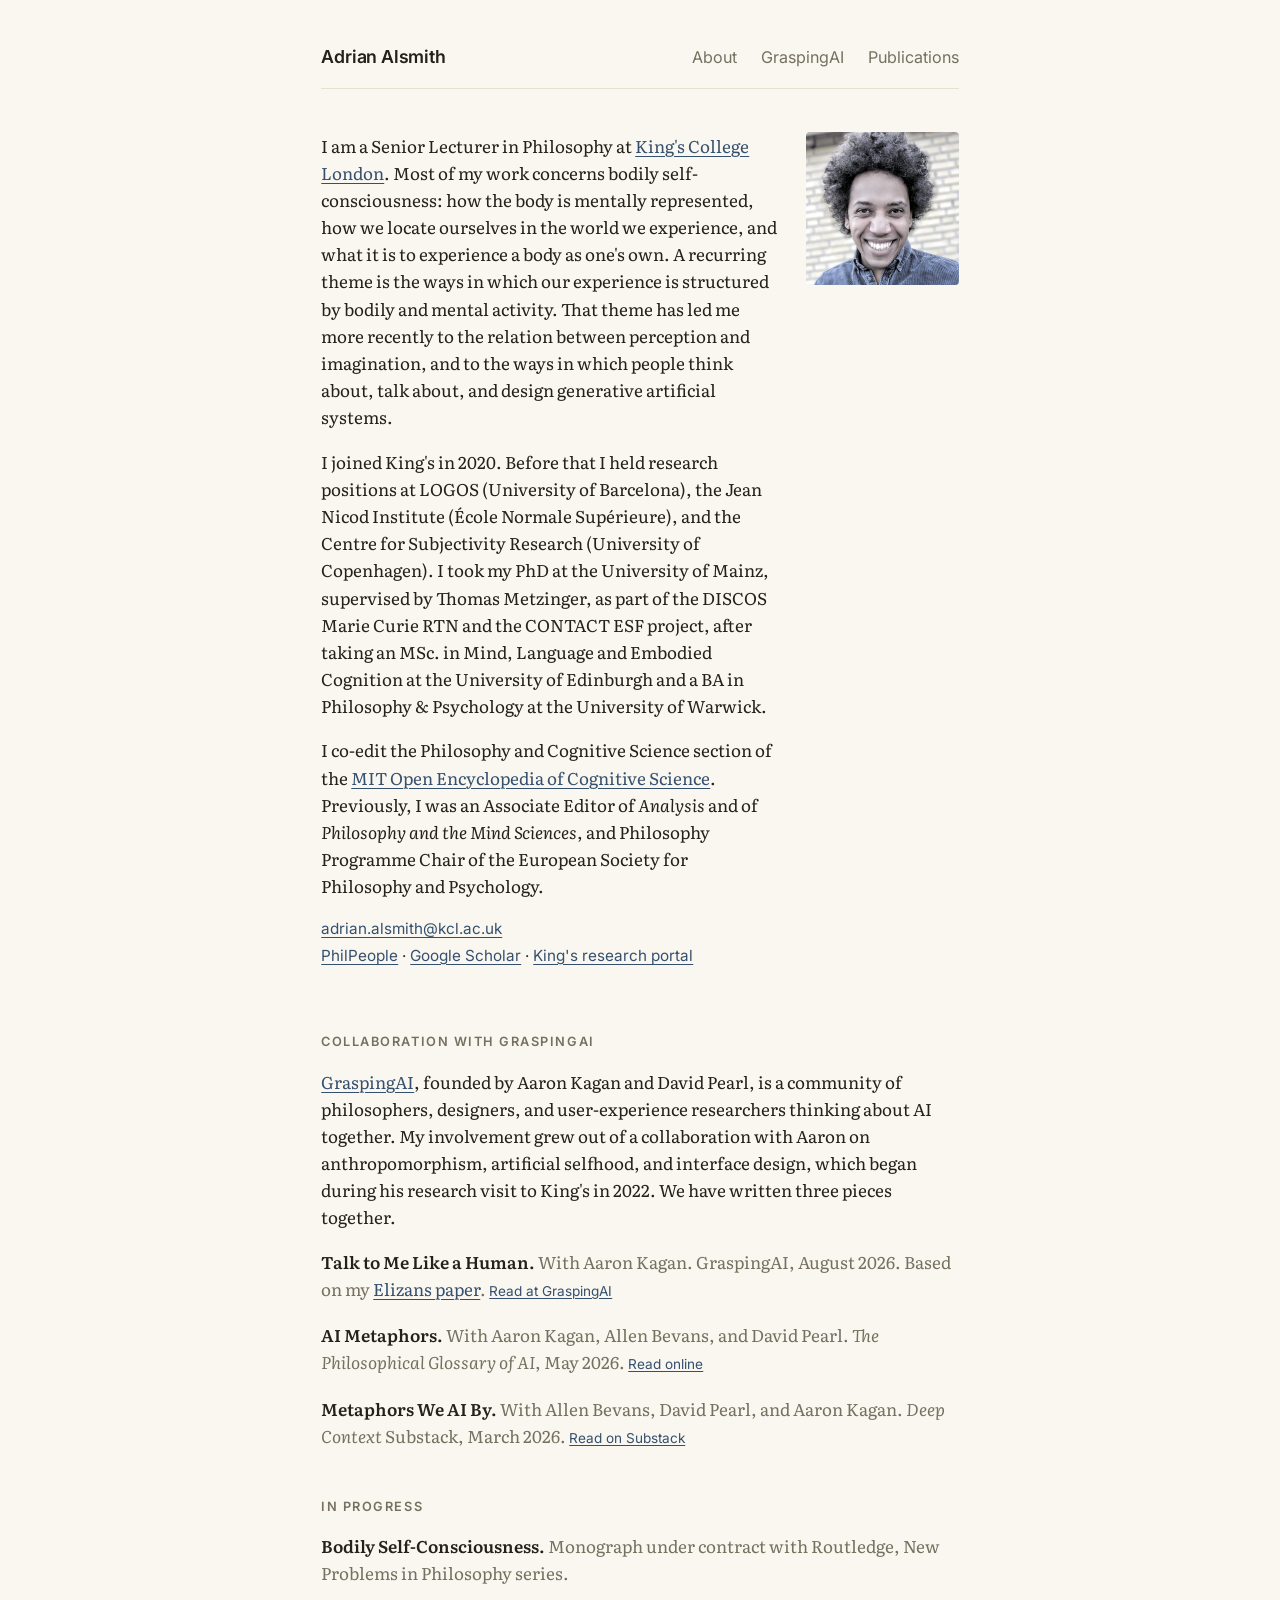
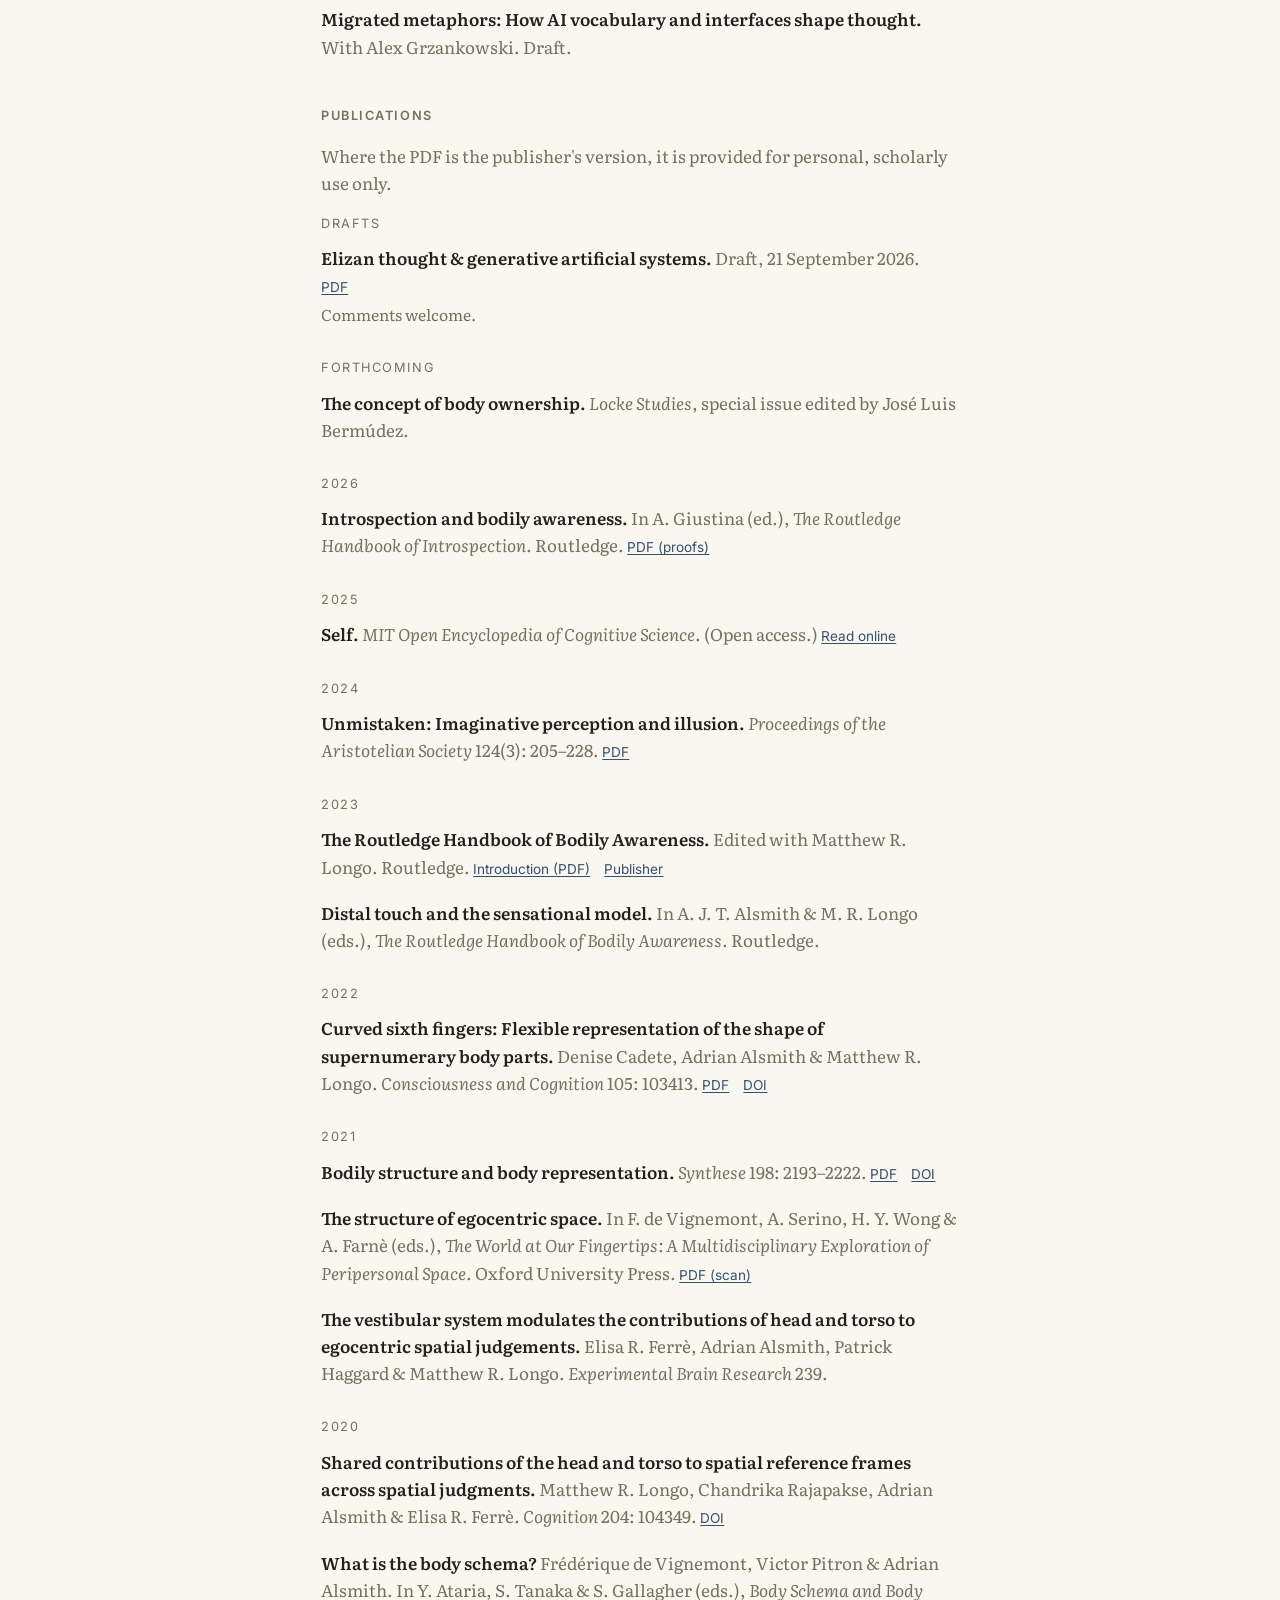
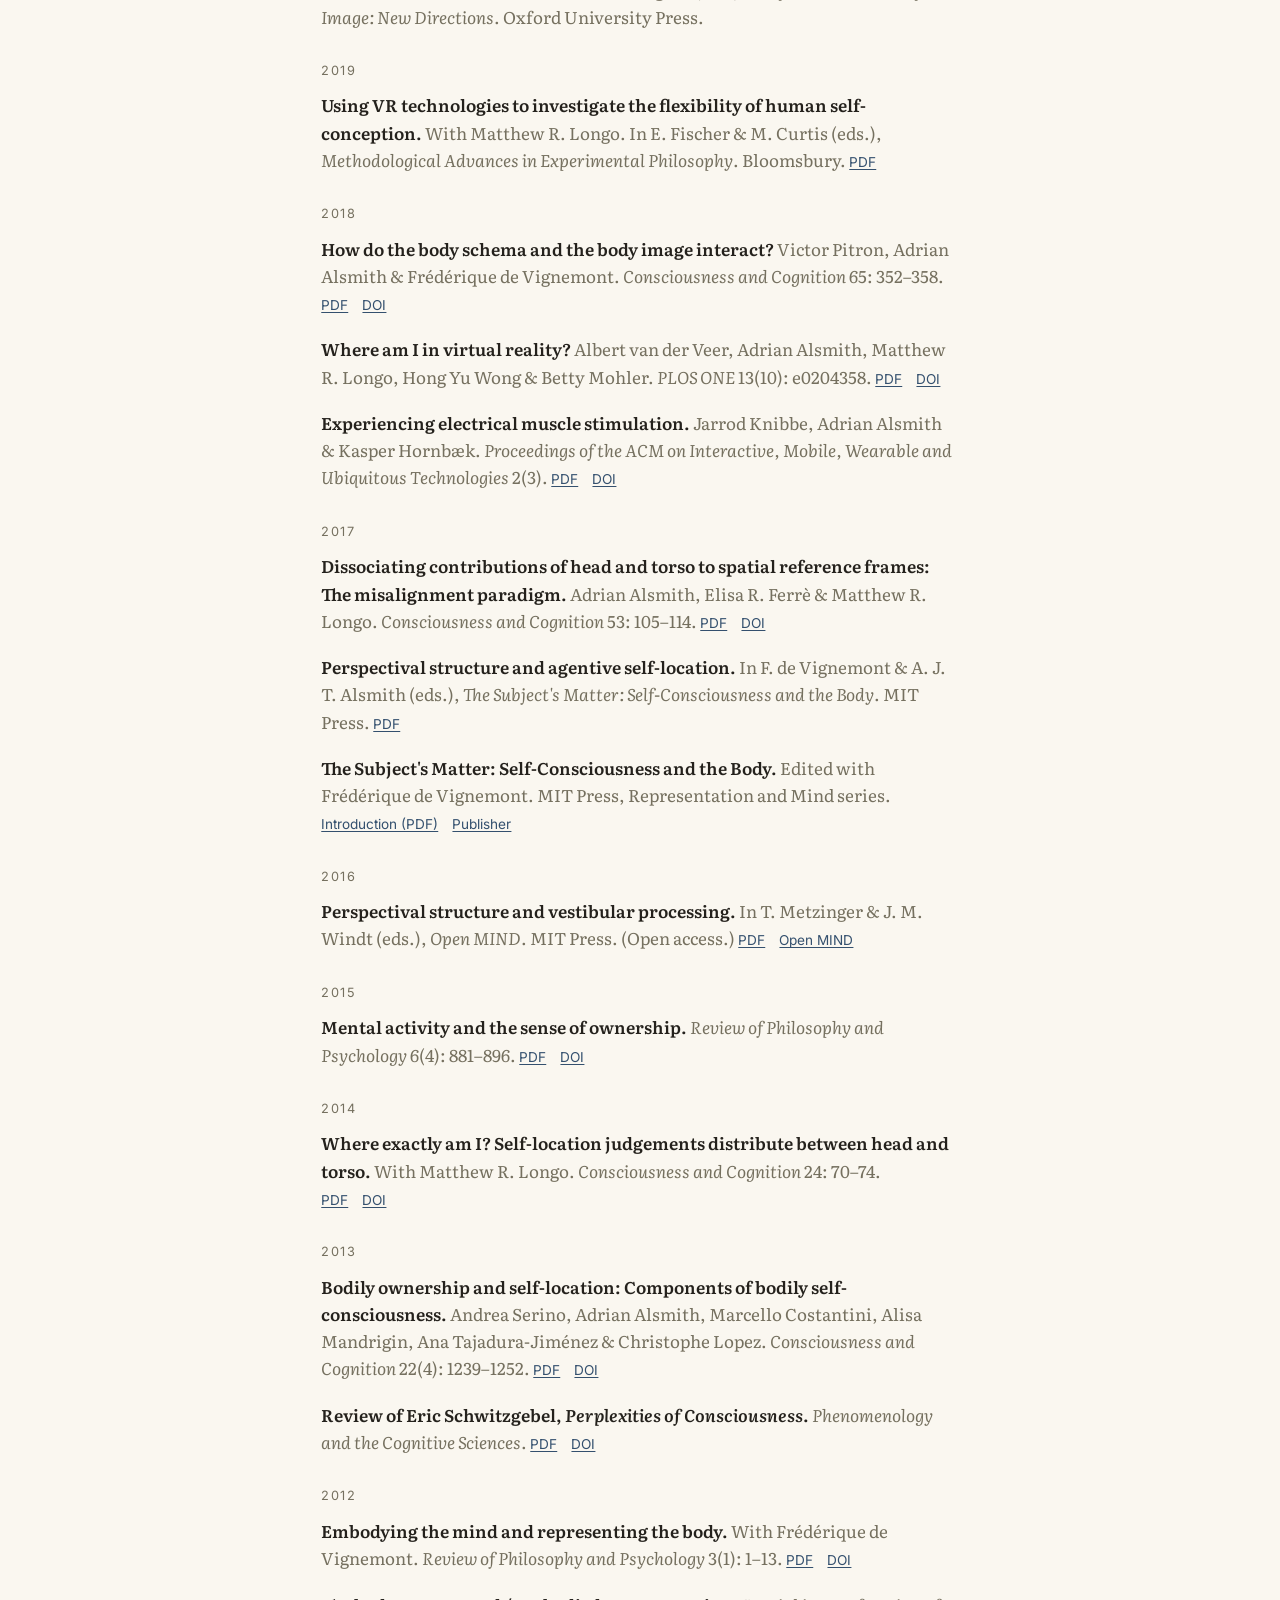
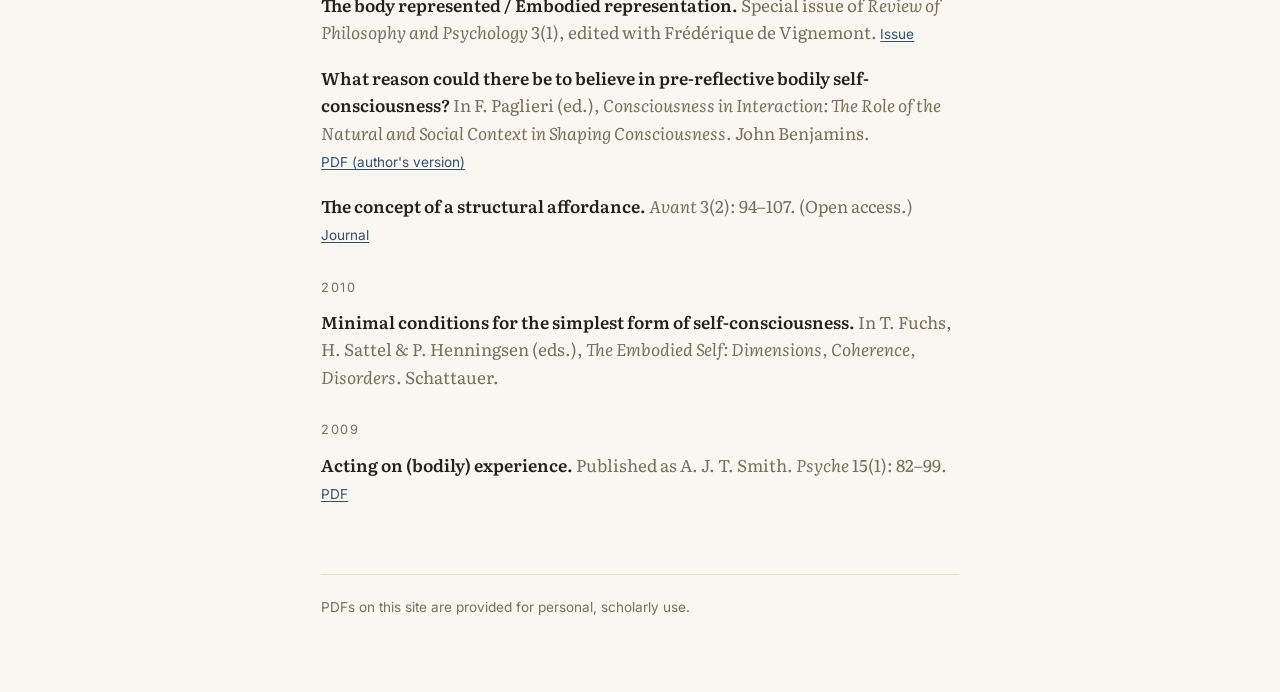
<file: index.html>
<!DOCTYPE html>
<html lang="en">
<head>
  <meta charset="utf-8">
  <meta name="viewport" content="width=device-width, initial-scale=1">
  <title>Adrian Alsmith</title>
  <meta name="description" content="Adrian Alsmith is a philosopher at King's College London working on bodily self-consciousness, perception and imagination, and how people think about and interact with artificial systems.">
  <link rel="stylesheet" href="style.css">
</head>
<body>
<div class="wrap">

  <header class="site">
    <a class="name" href="index.html">Adrian Alsmith</a>
    <nav class="main">
      <a href="#about">About</a>
      <a href="#graspingai">GraspingAI</a>
      <a href="#publications">Publications</a>
    </nav>
  </header>

  <main>

    <section id="about">
      <div class="intro">
        <div>
          <p>I am a Senior Lecturer in Philosophy at <a href="https://www.kcl.ac.uk/people/adrian-alsmith">King's College London</a>. Most of my work concerns bodily self-consciousness: how the body is mentally represented, how we locate ourselves in the world we experience, and what it is to experience a body as one's own. A recurring theme is the ways in which our experience is structured by bodily and mental activity. That theme has led me more recently to the relation between perception and imagination, and to the ways in which people think about, talk about, and design generative artificial systems.</p>

          <p>I joined King's in 2020. Before that I held research positions at LOGOS (University of Barcelona), the Jean Nicod Institute (École Normale Supérieure), and the Centre for Subjectivity Research (University of Copenhagen). I took my PhD at the University of Mainz, supervised by Thomas Metzinger, as part of the DISCOS Marie Curie RTN and the CONTACT ESF project, after taking an MSc. in Mind, Language and Embodied Cognition at the University of Edinburgh and a BA in Philosophy &amp; Psychology at the University of Warwick.</p>

          <p>I co-edit the Philosophy and Cognitive Science section of the <a href="https://oecs.mit.edu/">MIT Open Encyclopedia of Cognitive Science</a>. Previously, I was an Associate Editor of <em>Analysis</em> and of <em>Philosophy and the Mind Sciences</em>, and Philosophy Programme Chair of the European Society for Philosophy and Psychology.</p>

          <ul class="contact small">
            <li><a href="mailto:adrian.alsmith@kcl.ac.uk">adrian.alsmith@kcl.ac.uk</a></li>
            <li><a href="https://philpeople.org/profiles/adrian-j-t-alsmith">PhilPeople</a> · <a href="https://scholar.google.com/citations?user=1DLullMAAAAJ">Google Scholar</a> · <a href="https://kclpure.kcl.ac.uk/portal/en/persons/adrian.alsmith/">King's research portal</a></li>
          </ul>
        </div>
        <img class="portrait" src="assets/adrian-alsmith.jpg" alt="Adrian Alsmith">
      </div>
    </section>

    <section id="graspingai">
      <h2>Collaboration with GraspingAI</h2>
      <p><a href="https://www.graspingai.com/">GraspingAI</a>, founded by Aaron Kagan and David Pearl, is a community of philosophers, designers, and user-experience researchers thinking about AI together. My involvement grew out of a collaboration with Aaron on anthropomorphism, artificial selfhood, and interface design, which began during his research visit to King's in 2022. We have written three pieces together.</p>
      <ul class="works">
        <li>
          <span class="title">Talk to Me Like a Human.</span>
          <span class="venue">With Aaron Kagan. GraspingAI, August 2026. Based on my <a href="#publications">Elizans paper</a>.</span>
          <span class="links"><a href="https://www.graspingai.com/thinking/talk-to-me-like-a-human/">Read at GraspingAI</a></span>
        </li>
        <li>
          <span class="title">AI Metaphors.</span>
          <span class="venue">With Aaron Kagan, Allen Bevans, and David Pearl. <em>The Philosophical Glossary of AI</em>, May 2026.</span>
          <span class="links"><a href="https://aiglossary.co.uk/2026/05/09/ai-metaphors/">Read online</a></span>
        </li>
        <li>
          <span class="title">Metaphors We AI By.</span>
          <span class="venue">With Allen Bevans, David Pearl, and Aaron Kagan. <em>Deep Context</em> Substack, March 2026.</span>
          <span class="links"><a href="https://deepcontext.substack.com/p/metaphors-we-ai-by">Read on Substack</a></span>
        </li>
      </ul>
    </section>

    <section id="in-progress">
      <h2>In progress</h2>
      <ul class="works">
        <li>
          <span class="title">Bodily Self-Consciousness.</span>
          <span class="venue">Monograph under contract with Routledge, New Problems in Philosophy series.</span>
        </li>
        <li>
          <span class="title">Migrated metaphors: How AI vocabulary and interfaces shape thought.</span>
          <span class="venue">With Alex Grzankowski. Draft.</span>
        </li>
      </ul>
    </section>

    <section id="publications">
      <h2>Publications</h2>
      <p class="muted">Where the PDF is the publisher's version, it is provided for personal, scholarly use only.</p>

      <!-- HOW TO ADD A PUBLICATION
           1. Put the PDF in the papers/ folder (lower-case, hyphenated name).
           2. Copy one of the <li> blocks below, edit the text, and change the href.
           3. Entries are grouped by year, newest first. Drafts go in the DRAFTS group at the top. -->

      <ul class="works">

        <span class="year">DRAFTS</span>
        <li>
          <span class="title">Elizan thought &amp; generative artificial systems.</span>
          <span class="venue">Draft, 21 September 2026.</span>
          <span class="links"><a href="papers/Elizans-draft.pdf">PDF</a></span>
          <span class="note">Comments welcome.</span>
        </li>

        <span class="year">FORTHCOMING</span>
        <li>
          <span class="title">The concept of body ownership.</span>
          <span class="venue"><em>Locke Studies</em>, special issue edited by José Luis Bermúdez.</span>
        </li>

        <span class="year">2026</span>
        <li>
          <span class="title">Introspection and bodily awareness.</span>
          <span class="venue">In A. Giustina (ed.), <em>The Routledge Handbook of Introspection</em>. Routledge.</span>
          <span class="links"><a href="papers/alsmith-2024-introspection-and-bodily-awareness.pdf">PDF (proofs)</a></span>
        </li>

        <span class="year">2025</span>
        <li>
          <span class="title">Self.</span>
          <span class="venue"><em>MIT Open Encyclopedia of Cognitive Science</em>. (Open access.)</span>
          <span class="links"><a href="https://doi.org/10.21428/e2759450.efd6ccc3">Read online</a></span>
        </li>

        <span class="year">2024</span>
        <li>
          <span class="title">Unmistaken: Imaginative perception and illusion.</span>
          <span class="venue"><em>Proceedings of the Aristotelian Society</em> 124(3): 205–228.</span>
          <span class="links"><a href="papers/alsmith-2024-unmistaken-imaginative-perception-and-illusion.pdf">PDF</a></span>
        </li>

        <span class="year">2023</span>
        <li>
          <span class="title">The Routledge Handbook of Bodily Awareness.</span>
          <span class="venue">Edited with Matthew R. Longo. Routledge.</span>
          <span class="links"><a href="papers/alsmith-longo-2022-routledge-handbook-introduction.pdf">Introduction (PDF)</a> <a href="https://www.routledge.com/9780367647971">Publisher</a></span>
        </li>
        <li>
          <span class="title">Distal touch and the sensational model.</span>
          <span class="venue">In A. J. T. Alsmith &amp; M. R. Longo (eds.), <em>The Routledge Handbook of Bodily Awareness</em>. Routledge.</span>
          <!-- No PDF yet: add papers/alsmith-2023-distal-touch-and-the-sensational-model.pdf and a link. -->
        </li>

        <span class="year">2022</span>
        <li>
          <span class="title">Curved sixth fingers: Flexible representation of the shape of supernumerary body parts.</span>
          <span class="venue">Denise Cadete, Adrian Alsmith &amp; Matthew R. Longo. <em>Consciousness and Cognition</em> 105: 103413.</span>
          <span class="links"><a href="papers/cadete-alsmith-longo-2022-curved-sixth-fingers.pdf">PDF</a> <a href="https://doi.org/10.1016/j.concog.2022.103413">DOI</a></span>
        </li>

        <span class="year">2021</span>
        <li>
          <span class="title">Bodily structure and body representation.</span>
          <span class="venue"><em>Synthese</em> 198: 2193–2222.</span>
          <span class="links"><a href="papers/alsmith-2021-bodily-structure-and-body-representation.pdf">PDF</a> <a href="https://doi.org/10.1007/s11229-019-02200-1">DOI</a></span>
        </li>
        <li>
          <span class="title">The structure of egocentric space.</span>
          <span class="venue">In F. de Vignemont, A. Serino, H. Y. Wong &amp; A. Farnè (eds.), <em>The World at Our Fingertips: A Multidisciplinary Exploration of Peripersonal Space</em>. Oxford University Press.</span>
          <span class="links"><a href="papers/alsmith-2021-the-structure-of-egocentric-space.pdf">PDF (scan)</a></span>
        </li>
        <li>
          <span class="title">The vestibular system modulates the contributions of head and torso to egocentric spatial judgements.</span>
          <span class="venue">Elisa R. Ferrè, Adrian Alsmith, Patrick Haggard &amp; Matthew R. Longo. <em>Experimental Brain Research</em> 239.</span>
          <!-- Check volume/pages and add DOI. -->
        </li>

        <span class="year">2020</span>
        <li>
          <span class="title">Shared contributions of the head and torso to spatial reference frames across spatial judgments.</span>
          <span class="venue">Matthew R. Longo, Chandrika Rajapakse, Adrian Alsmith &amp; Elisa R. Ferrè. <em>Cognition</em> 204: 104349.</span>
          <span class="links"><a href="https://doi.org/10.1016/j.cognition.2020.104349">DOI</a></span>
        </li>
        <li>
          <span class="title">What is the body schema?</span>
          <span class="venue">Frédérique de Vignemont, Victor Pitron &amp; Adrian Alsmith. In Y. Ataria, S. Tanaka &amp; S. Gallagher (eds.), <em>Body Schema and Body Image: New Directions</em>. Oxford University Press.</span>
        </li>

        <span class="year">2019</span>
        <li>
          <span class="title">Using VR technologies to investigate the flexibility of human self-conception.</span>
          <span class="venue">With Matthew R. Longo. In E. Fischer &amp; M. Curtis (eds.), <em>Methodological Advances in Experimental Philosophy</em>. Bloomsbury.</span>
          <span class="links"><a href="papers/alsmith-longo-2019-using-vr-to-study-self-conception.pdf">PDF</a></span>
        </li>

        <span class="year">2018</span>
        <li>
          <span class="title">How do the body schema and the body image interact?</span>
          <span class="venue">Victor Pitron, Adrian Alsmith &amp; Frédérique de Vignemont. <em>Consciousness and Cognition</em> 65: 352–358.</span>
          <span class="links"><a href="papers/pitron-alsmith-devignemont-2018-body-schema-body-image.pdf">PDF</a> <a href="https://doi.org/10.1016/j.concog.2018.08.007">DOI</a></span>
        </li>
        <li>
          <span class="title">Where am I in virtual reality?</span>
          <span class="venue">Albert van der Veer, Adrian Alsmith, Matthew R. Longo, Hong Yu Wong &amp; Betty Mohler. <em>PLOS ONE</em> 13(10): e0204358.</span>
          <span class="links"><a href="papers/vanderveer-alsmith-et-al-2018-where-am-i-in-vr.pdf">PDF</a> <a href="https://doi.org/10.1371/journal.pone.0204358">DOI</a></span>
        </li>
        <li>
          <span class="title">Experiencing electrical muscle stimulation.</span>
          <span class="venue">Jarrod Knibbe, Adrian Alsmith &amp; Kasper Hornbæk. <em>Proceedings of the ACM on Interactive, Mobile, Wearable and Ubiquitous Technologies</em> 2(3).</span>
          <span class="links"><a href="papers/knibbe-alsmith-hornbaek-2018-experiencing-electrical-muscle-stimulation.pdf">PDF</a> <a href="https://doi.org/10.1145/3264928">DOI</a></span>
        </li>

        <span class="year">2017</span>
        <li>
          <span class="title">Dissociating contributions of head and torso to spatial reference frames: The misalignment paradigm.</span>
          <span class="venue">Adrian Alsmith, Elisa R. Ferrè &amp; Matthew R. Longo. <em>Consciousness and Cognition</em> 53: 105–114.</span>
          <span class="links"><a href="papers/alsmith-ferre-longo-2017-misalignment-paradigm.pdf">PDF</a> <a href="https://doi.org/10.1016/j.concog.2017.06.005">DOI</a></span>
        </li>
        <li>
          <span class="title">Perspectival structure and agentive self-location.</span>
          <span class="venue">In F. de Vignemont &amp; A. J. T. Alsmith (eds.), <em>The Subject's Matter: Self-Consciousness and the Body</em>. MIT Press.</span>
          <span class="links"><a href="papers/alsmith-2017-perspectival-structure-and-agentive-self-location.pdf">PDF</a></span>
        </li>
        <li>
          <span class="title">The Subject's Matter: Self-Consciousness and the Body.</span>
          <span class="venue">Edited with Frédérique de Vignemont. MIT Press, Representation and Mind series.</span>
          <span class="links"><a href="papers/alsmith-devignemont-2017-introduction-the-subjects-matter.pdf">Introduction (PDF)</a> <a href="https://mitpress.mit.edu/9780262036832/">Publisher</a></span>
        </li>

        <span class="year">2016</span>
        <li>
          <span class="title">Perspectival structure and vestibular processing.</span>
          <span class="venue">In T. Metzinger &amp; J. M. Windt (eds.), <em>Open MIND</em>. MIT Press. (Open access.)</span>
          <span class="links"><a href="papers/alsmith-2016-perspectival-structure-and-vestibular-processing.pdf">PDF</a> <a href="https://open-mind.net/">Open MIND</a></span>
        </li>

        <span class="year">2015</span>
        <li>
          <span class="title">Mental activity and the sense of ownership.</span>
          <span class="venue"><em>Review of Philosophy and Psychology</em> 6(4): 881–896.</span>
          <span class="links"><a href="papers/alsmith-2015-mental-activity-and-the-sense-of-ownership.pdf">PDF</a> <a href="https://doi.org/10.1007/s13164-014-0208-1">DOI</a></span>
        </li>

        <span class="year">2014</span>
        <li>
          <span class="title">Where exactly am I? Self-location judgements distribute between head and torso.</span>
          <span class="venue">With Matthew R. Longo. <em>Consciousness and Cognition</em> 24: 70–74.</span>
          <span class="links"><a href="papers/alsmith-longo-2014-where-exactly-am-i.pdf">PDF</a> <a href="https://doi.org/10.1016/j.concog.2013.12.005">DOI</a></span>
        </li>

        <span class="year">2013</span>
        <li>
          <span class="title">Bodily ownership and self-location: Components of bodily self-consciousness.</span>
          <span class="venue">Andrea Serino, Adrian Alsmith, Marcello Costantini, Alisa Mandrigin, Ana Tajadura-Jiménez &amp; Christophe Lopez. <em>Consciousness and Cognition</em> 22(4): 1239–1252.</span>
          <span class="links"><a href="papers/serino-alsmith-et-al-2013-bodily-ownership-and-self-location.pdf">PDF</a> <a href="https://doi.org/10.1016/j.concog.2013.08.013">DOI</a></span>
        </li>
        <li>
          <span class="title">Review of Eric Schwitzgebel, <em>Perplexities of Consciousness</em>.</span>
          <span class="venue"><em>Phenomenology and the Cognitive Sciences</em>.</span>
          <span class="links"><a href="papers/alsmith-2013-perplexities-of-consciousness-review.pdf">PDF</a> <a href="https://doi.org/10.1007/s11097-013-9315-1">DOI</a></span>
        </li>

        <span class="year">2012</span>
        <li>
          <span class="title">Embodying the mind and representing the body.</span>
          <span class="venue">With Frédérique de Vignemont. <em>Review of Philosophy and Psychology</em> 3(1): 1–13.</span>
          <span class="links"><a href="papers/alsmith-devignemont-2012-embodying-the-mind-and-representing-the-body.pdf">PDF</a> <a href="https://doi.org/10.1007/s13164-012-0085-4">DOI</a></span>
        </li>
        <li>
          <span class="title">The body represented / Embodied representation.</span>
          <span class="venue">Special issue of <em>Review of Philosophy and Psychology</em> 3(1), edited with Frédérique de Vignemont.</span>
          <span class="links"><a href="https://link.springer.com/journal/13164/volumes-and-issues/3-1">Issue</a></span>
        </li>
        <li>
          <span class="title">What reason could there be to believe in pre-reflective bodily self-consciousness?</span>
          <span class="venue">In F. Paglieri (ed.), <em>Consciousness in Interaction: The Role of the Natural and Social Context in Shaping Consciousness</em>. John Benjamins.</span>
          <span class="links"><a href="papers/alsmith-2012-pre-reflective-bodily-self-consciousness.pdf">PDF (author's version)</a></span>
        </li>
        <li>
          <span class="title">The concept of a structural affordance.</span>
          <span class="venue"><em>Avant</em> 3(2): 94–107. (Open access.)</span>
          <span class="links"><a href="http://avant.edu.pl/en/">Journal</a></span>
        </li>

        <span class="year">2010</span>
        <li>
          <span class="title">Minimal conditions for the simplest form of self-consciousness.</span>
          <span class="venue">In T. Fuchs, H. Sattel &amp; P. Henningsen (eds.), <em>The Embodied Self: Dimensions, Coherence, Disorders</em>. Schattauer.</span>
        </li>

        <span class="year">2009</span>
        <li>
          <span class="title">Acting on (bodily) experience.</span>
          <span class="venue">Published as A. J. T. Smith. <em>Psyche</em> 15(1): 82–99.</span>
          <span class="links"><a href="papers/smith-2009-acting-on-bodily-experience.pdf">PDF</a></span>
        </li>

      </ul>
    </section>

  </main>

  <footer class="site">
    <p>PDFs on this site are provided for personal, scholarly use.</p>
  </footer>

</div>
</body>
</html>
</file>
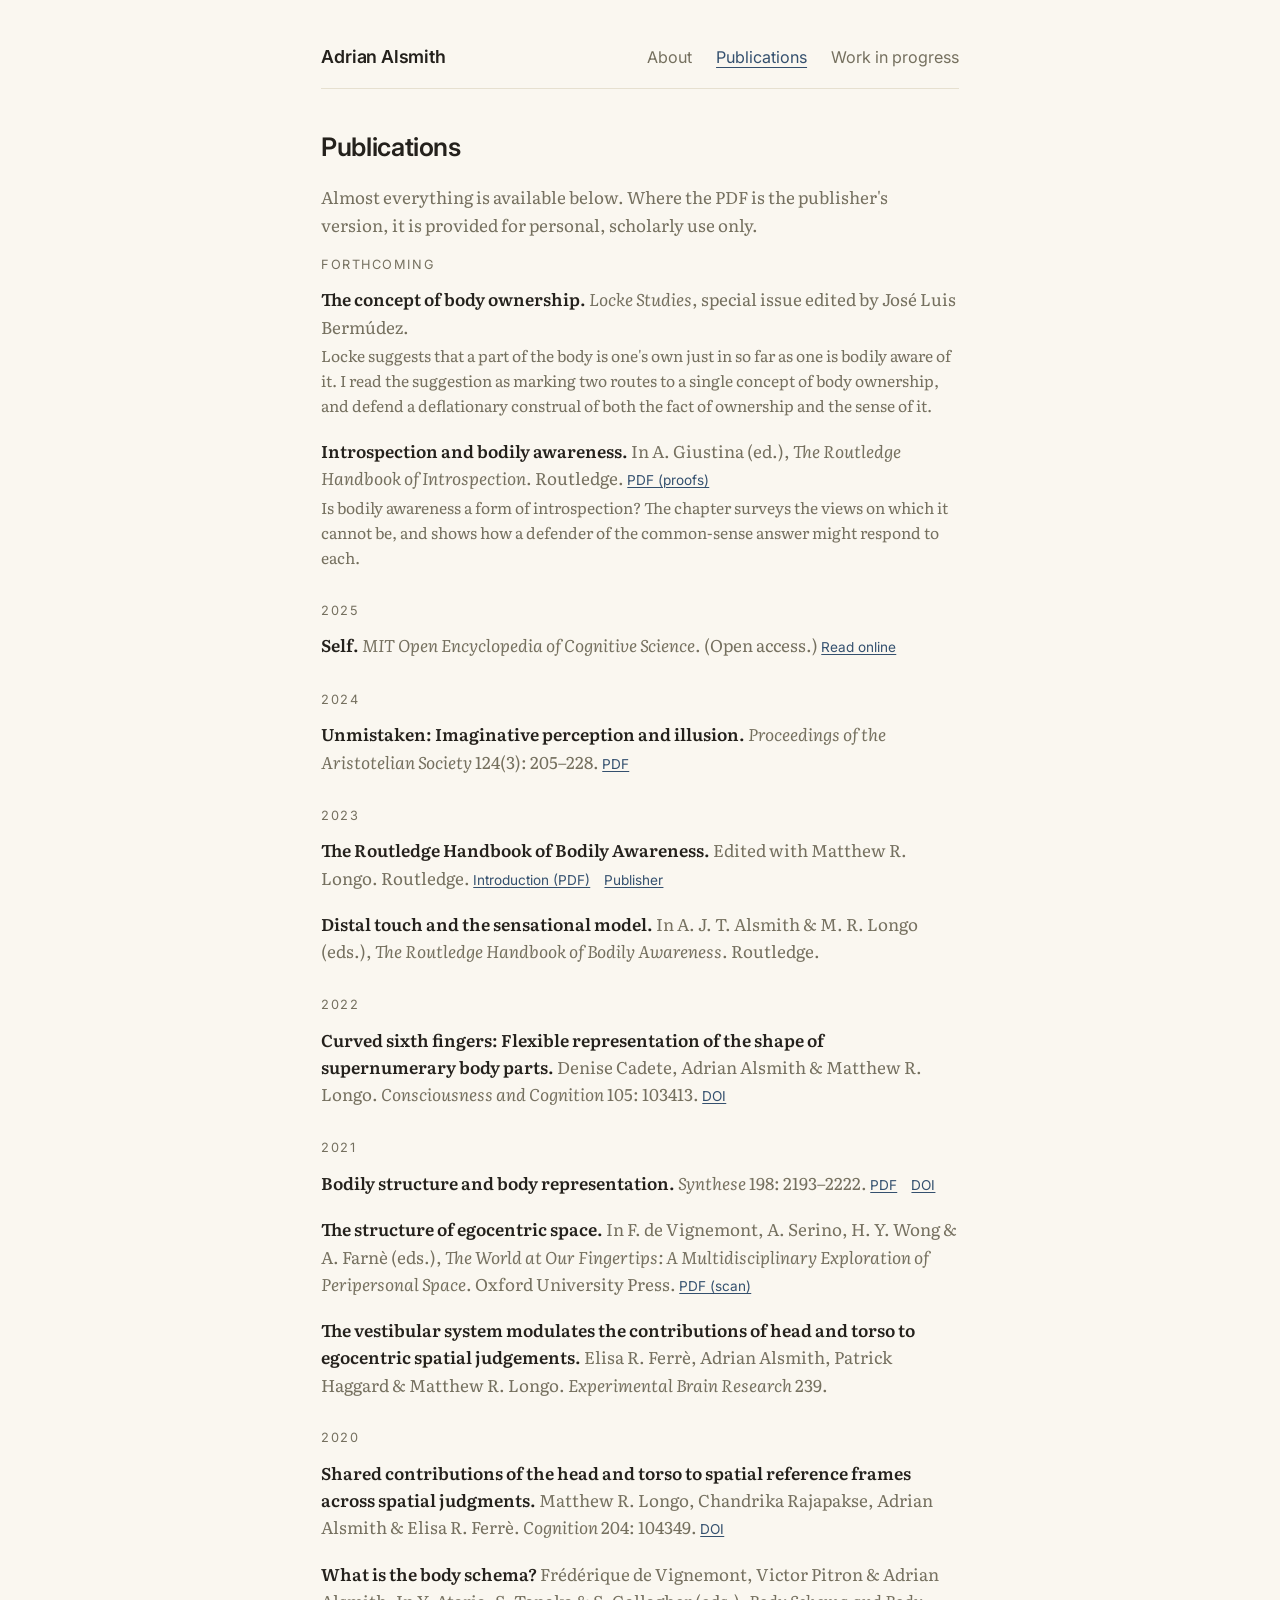
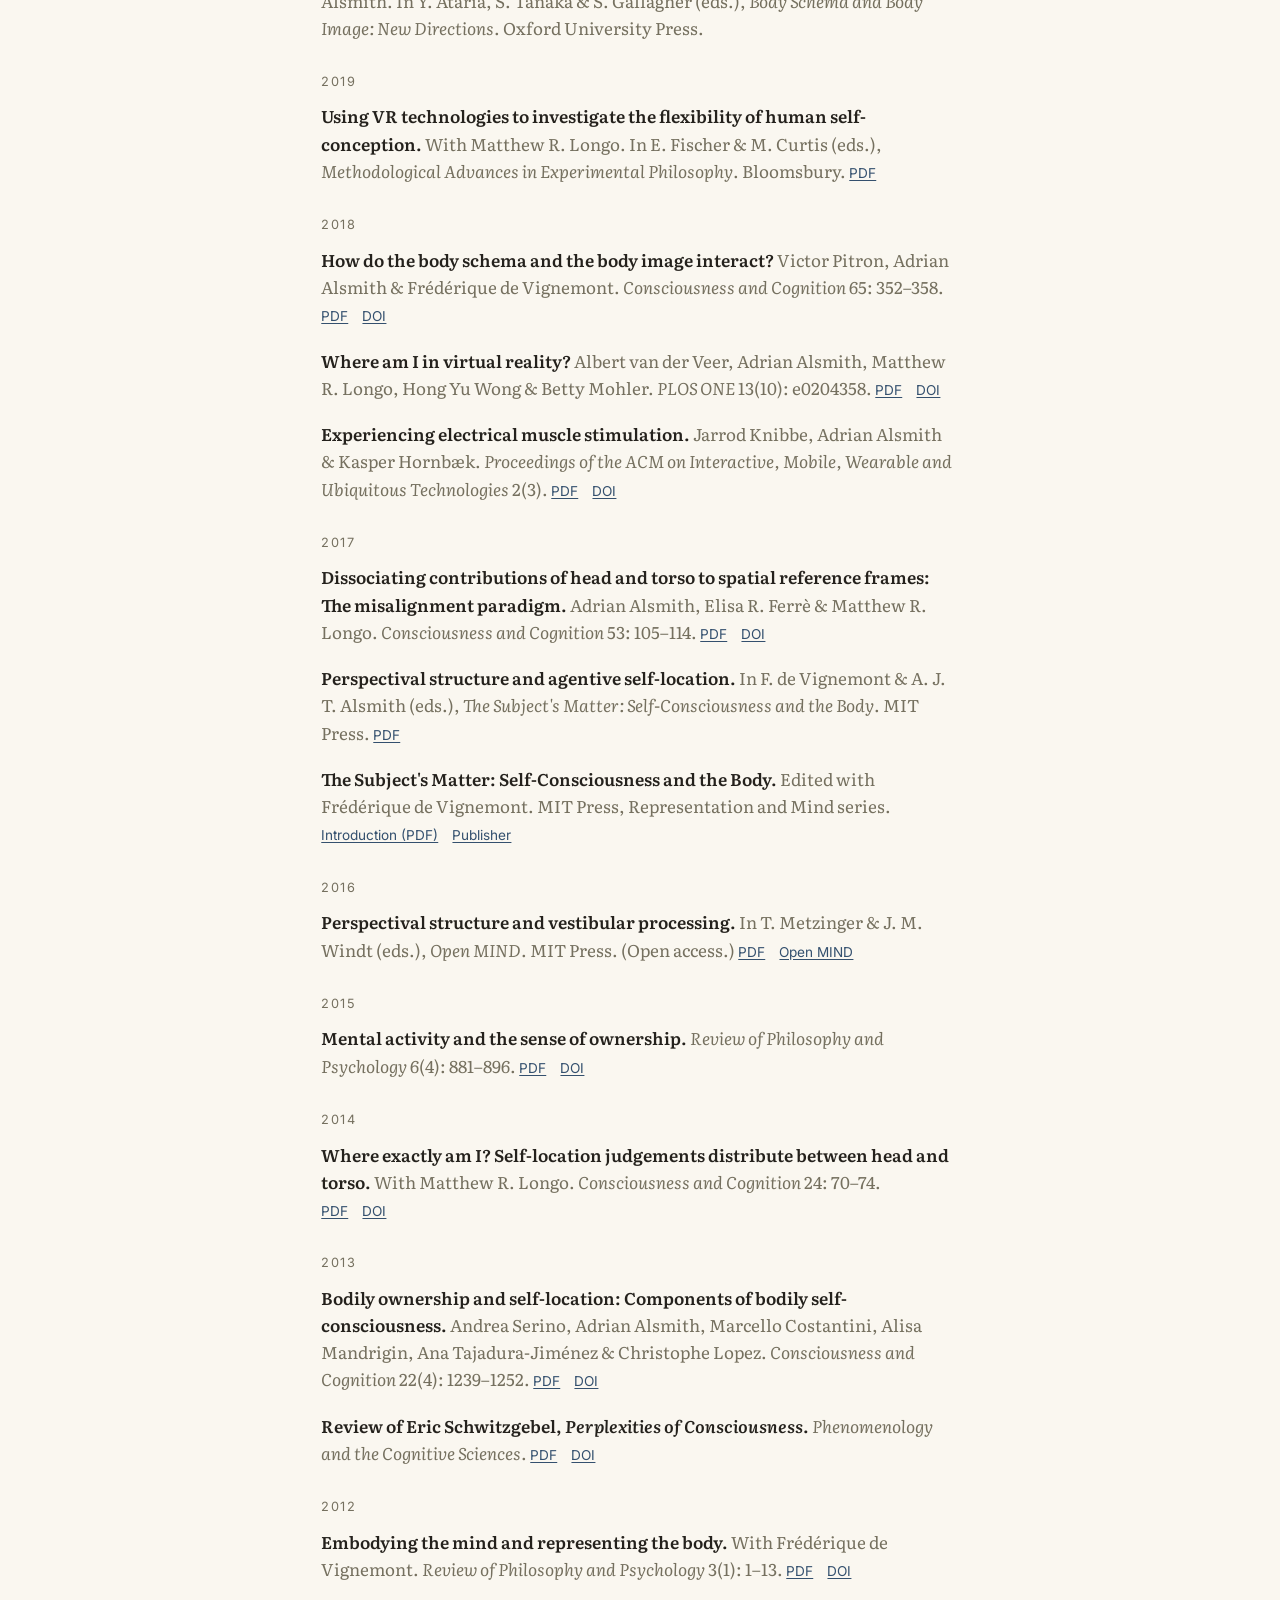
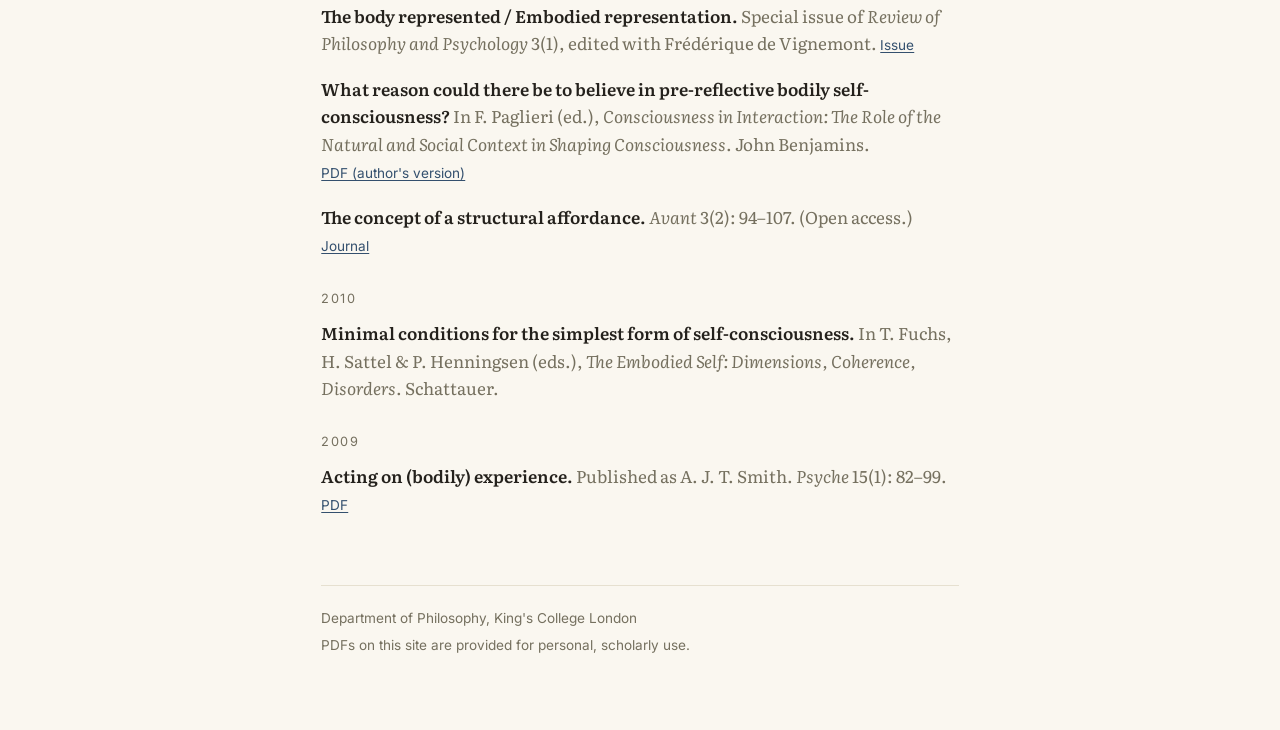
<file: publications.html>
<!DOCTYPE html>
<html lang="en">
<head>
  <meta charset="utf-8">
  <meta name="viewport" content="width=device-width, initial-scale=1">
  <title>Publications — Adrian Alsmith</title>
  <link rel="stylesheet" href="style.css">
</head>
<body>
<div class="wrap">

  <header class="site">
    <a class="name" href="index.html">Adrian Alsmith</a>
    <nav class="main">
      <a href="index.html">About</a>
      <a href="publications.html" aria-current="page">Publications</a>
      <a href="work-in-progress.html">Work in progress</a>
    </nav>
  </header>

  <main>
    <h1>Publications</h1>
    <p class="muted">Almost everything is available below. Where the PDF is the publisher's version, it is provided for personal, scholarly use only.</p>

    <!-- HOW TO ADD A PUBLICATION
         1. Put the PDF in the papers/ folder (lower-case, hyphenated name).
         2. Copy one of the <li> blocks below, edit the text, and change the href.
         3. Entries are grouped by year, newest first. -->

    <ul class="works">

      <span class="year">FORTHCOMING</span>
      <li>
        <span class="title">The concept of body ownership.</span>
        <span class="venue"><em>Locke Studies</em>, special issue edited by José Luis Bermúdez.</span>
        <span class="note">Locke suggests that a part of the body is one's own just in so far as one is bodily aware of it. I read the suggestion as marking two routes to a single concept of body ownership, and defend a deflationary construal of both the fact of ownership and the sense of it.</span>
      </li>
      <li>
        <span class="title">Introspection and bodily awareness.</span>
        <span class="venue">In A. Giustina (ed.), <em>The Routledge Handbook of Introspection</em>. Routledge.</span>
        <span class="links"><a href="papers/alsmith-2024-introspection-and-bodily-awareness.pdf">PDF (proofs)</a></span>
        <span class="note">Is bodily awareness a form of introspection? The chapter surveys the views on which it cannot be, and shows how a defender of the common-sense answer might respond to each.</span>
      </li>

      <span class="year">2025</span>
      <li>
        <span class="title">Self.</span>
        <span class="venue"><em>MIT Open Encyclopedia of Cognitive Science</em>. (Open access.)</span>
        <span class="links"><a href="https://doi.org/10.21428/e2759450.efd6ccc3">Read online</a></span>
      </li>

      <span class="year">2024</span>
      <li>
        <span class="title">Unmistaken: Imaginative perception and illusion.</span>
        <span class="venue"><em>Proceedings of the Aristotelian Society</em> 124(3): 205–228.</span>
        <span class="links"><a href="papers/alsmith-2024-unmistaken-imaginative-perception-and-illusion.pdf">PDF</a></span>
      </li>

      <span class="year">2023</span>
      <li>
        <span class="title">The Routledge Handbook of Bodily Awareness.</span>
        <span class="venue">Edited with Matthew R. Longo. Routledge.</span>
        <span class="links"><a href="papers/alsmith-longo-2022-routledge-handbook-introduction.pdf">Introduction (PDF)</a> <a href="https://www.routledge.com/9780367647971">Publisher</a></span>
      </li>
      <li>
        <span class="title">Distal touch and the sensational model.</span>
        <span class="venue">In A. J. T. Alsmith &amp; M. R. Longo (eds.), <em>The Routledge Handbook of Bodily Awareness</em>. Routledge.</span>
        <!-- No PDF yet: add papers/alsmith-2023-distal-touch-and-the-sensational-model.pdf and a link. -->
      </li>

      <span class="year">2022</span>
      <li>
        <span class="title">Curved sixth fingers: Flexible representation of the shape of supernumerary body parts.</span>
        <span class="venue">Denise Cadete, Adrian Alsmith &amp; Matthew R. Longo. <em>Consciousness and Cognition</em> 105: 103413.</span>
        <span class="links"><a href="https://doi.org/10.1016/j.concog.2022.103413">DOI</a></span>
      </li>

      <span class="year">2021</span>
      <li>
        <span class="title">Bodily structure and body representation.</span>
        <span class="venue"><em>Synthese</em> 198: 2193–2222.</span>
        <span class="links"><a href="papers/alsmith-2021-bodily-structure-and-body-representation.pdf">PDF</a> <a href="https://doi.org/10.1007/s11229-019-02200-1">DOI</a></span>
      </li>
      <li>
        <span class="title">The structure of egocentric space.</span>
        <span class="venue">In F. de Vignemont, A. Serino, H. Y. Wong &amp; A. Farnè (eds.), <em>The World at Our Fingertips: A Multidisciplinary Exploration of Peripersonal Space</em>. Oxford University Press.</span>
        <span class="links"><a href="papers/alsmith-2021-the-structure-of-egocentric-space.pdf">PDF (scan)</a></span>
      </li>
      <li>
        <span class="title">The vestibular system modulates the contributions of head and torso to egocentric spatial judgements.</span>
        <span class="venue">Elisa R. Ferrè, Adrian Alsmith, Patrick Haggard &amp; Matthew R. Longo. <em>Experimental Brain Research</em> 239.</span>
        <!-- Check volume/pages and add DOI. -->
      </li>

      <span class="year">2020</span>
      <li>
        <span class="title">Shared contributions of the head and torso to spatial reference frames across spatial judgments.</span>
        <span class="venue">Matthew R. Longo, Chandrika Rajapakse, Adrian Alsmith &amp; Elisa R. Ferrè. <em>Cognition</em> 204: 104349.</span>
        <span class="links"><a href="https://doi.org/10.1016/j.cognition.2020.104349">DOI</a></span>
      </li>
      <li>
        <span class="title">What is the body schema?</span>
        <span class="venue">Frédérique de Vignemont, Victor Pitron &amp; Adrian Alsmith. In Y. Ataria, S. Tanaka &amp; S. Gallagher (eds.), <em>Body Schema and Body Image: New Directions</em>. Oxford University Press.</span>
      </li>

      <span class="year">2019</span>
      <li>
        <span class="title">Using VR technologies to investigate the flexibility of human self-conception.</span>
        <span class="venue">With Matthew R. Longo. In E. Fischer &amp; M. Curtis (eds.), <em>Methodological Advances in Experimental Philosophy</em>. Bloomsbury.</span>
        <span class="links"><a href="papers/alsmith-longo-2019-using-vr-to-study-self-conception.pdf">PDF</a></span>
      </li>

      <span class="year">2018</span>
      <li>
        <span class="title">How do the body schema and the body image interact?</span>
        <span class="venue">Victor Pitron, Adrian Alsmith &amp; Frédérique de Vignemont. <em>Consciousness and Cognition</em> 65: 352–358.</span>
        <span class="links"><a href="papers/pitron-alsmith-devignemont-2018-body-schema-body-image.pdf">PDF</a> <a href="https://doi.org/10.1016/j.concog.2018.08.007">DOI</a></span>
      </li>
      <li>
        <span class="title">Where am I in virtual reality?</span>
        <span class="venue">Albert van der Veer, Adrian Alsmith, Matthew R. Longo, Hong Yu Wong &amp; Betty Mohler. <em>PLOS ONE</em> 13(10): e0204358.</span>
        <span class="links"><a href="papers/vanderveer-alsmith-et-al-2018-where-am-i-in-vr.pdf">PDF</a> <a href="https://doi.org/10.1371/journal.pone.0204358">DOI</a></span>
      </li>
      <li>
        <span class="title">Experiencing electrical muscle stimulation.</span>
        <span class="venue">Jarrod Knibbe, Adrian Alsmith &amp; Kasper Hornbæk. <em>Proceedings of the ACM on Interactive, Mobile, Wearable and Ubiquitous Technologies</em> 2(3).</span>
        <span class="links"><a href="papers/knibbe-alsmith-hornbaek-2018-experiencing-electrical-muscle-stimulation.pdf">PDF</a> <a href="https://doi.org/10.1145/3264928">DOI</a></span>
      </li>

      <span class="year">2017</span>
      <li>
        <span class="title">Dissociating contributions of head and torso to spatial reference frames: The misalignment paradigm.</span>
        <span class="venue">Adrian Alsmith, Elisa R. Ferrè &amp; Matthew R. Longo. <em>Consciousness and Cognition</em> 53: 105–114.</span>
        <span class="links"><a href="papers/alsmith-ferre-longo-2017-misalignment-paradigm.pdf">PDF</a> <a href="https://doi.org/10.1016/j.concog.2017.06.005">DOI</a></span>
      </li>
      <li>
        <span class="title">Perspectival structure and agentive self-location.</span>
        <span class="venue">In F. de Vignemont &amp; A. J. T. Alsmith (eds.), <em>The Subject's Matter: Self-Consciousness and the Body</em>. MIT Press.</span>
        <span class="links"><a href="papers/alsmith-2017-perspectival-structure-and-agentive-self-location.pdf">PDF</a></span>
      </li>
      <li>
        <span class="title">The Subject's Matter: Self-Consciousness and the Body.</span>
        <span class="venue">Edited with Frédérique de Vignemont. MIT Press, Representation and Mind series.</span>
        <span class="links"><a href="papers/alsmith-devignemont-2017-introduction-the-subjects-matter.pdf">Introduction (PDF)</a> <a href="https://mitpress.mit.edu/9780262036832/">Publisher</a></span>
      </li>

      <span class="year">2016</span>
      <li>
        <span class="title">Perspectival structure and vestibular processing.</span>
        <span class="venue">In T. Metzinger &amp; J. M. Windt (eds.), <em>Open MIND</em>. MIT Press. (Open access.)</span>
        <span class="links"><a href="papers/alsmith-2016-perspectival-structure-and-vestibular-processing.pdf">PDF</a> <a href="https://open-mind.net/">Open MIND</a></span>
      </li>

      <span class="year">2015</span>
      <li>
        <span class="title">Mental activity and the sense of ownership.</span>
        <span class="venue"><em>Review of Philosophy and Psychology</em> 6(4): 881–896.</span>
        <span class="links"><a href="papers/alsmith-2015-mental-activity-and-the-sense-of-ownership.pdf">PDF</a> <a href="https://doi.org/10.1007/s13164-014-0208-1">DOI</a></span>
      </li>

      <span class="year">2014</span>
      <li>
        <span class="title">Where exactly am I? Self-location judgements distribute between head and torso.</span>
        <span class="venue">With Matthew R. Longo. <em>Consciousness and Cognition</em> 24: 70–74.</span>
        <span class="links"><a href="papers/alsmith-longo-2014-where-exactly-am-i.pdf">PDF</a> <a href="https://doi.org/10.1016/j.concog.2013.12.005">DOI</a></span>
      </li>

      <span class="year">2013</span>
      <li>
        <span class="title">Bodily ownership and self-location: Components of bodily self-consciousness.</span>
        <span class="venue">Andrea Serino, Adrian Alsmith, Marcello Costantini, Alisa Mandrigin, Ana Tajadura-Jiménez &amp; Christophe Lopez. <em>Consciousness and Cognition</em> 22(4): 1239–1252.</span>
        <span class="links"><a href="papers/serino-alsmith-et-al-2013-bodily-ownership-and-self-location.pdf">PDF</a> <a href="https://doi.org/10.1016/j.concog.2013.08.013">DOI</a></span>
      </li>
      <li>
        <span class="title">Review of Eric Schwitzgebel, <em>Perplexities of Consciousness</em>.</span>
        <span class="venue"><em>Phenomenology and the Cognitive Sciences</em>.</span>
        <span class="links"><a href="papers/alsmith-2013-perplexities-of-consciousness-review.pdf">PDF</a> <a href="https://doi.org/10.1007/s11097-013-9315-1">DOI</a></span>
      </li>

      <span class="year">2012</span>
      <li>
        <span class="title">Embodying the mind and representing the body.</span>
        <span class="venue">With Frédérique de Vignemont. <em>Review of Philosophy and Psychology</em> 3(1): 1–13.</span>
        <span class="links"><a href="papers/alsmith-devignemont-2012-embodying-the-mind-and-representing-the-body.pdf">PDF</a> <a href="https://doi.org/10.1007/s13164-012-0085-4">DOI</a></span>
      </li>
      <li>
        <span class="title">The body represented / Embodied representation.</span>
        <span class="venue">Special issue of <em>Review of Philosophy and Psychology</em> 3(1), edited with Frédérique de Vignemont.</span>
        <span class="links"><a href="https://link.springer.com/journal/13164/volumes-and-issues/3-1">Issue</a></span>
      </li>
      <li>
        <span class="title">What reason could there be to believe in pre-reflective bodily self-consciousness?</span>
        <span class="venue">In F. Paglieri (ed.), <em>Consciousness in Interaction: The Role of the Natural and Social Context in Shaping Consciousness</em>. John Benjamins.</span>
        <span class="links"><a href="papers/alsmith-2012-pre-reflective-bodily-self-consciousness.pdf">PDF (author's version)</a></span>
      </li>
      <li>
        <span class="title">The concept of a structural affordance.</span>
        <span class="venue"><em>Avant</em> 3(2): 94–107. (Open access.)</span>
        <span class="links"><a href="http://avant.edu.pl/en/">Journal</a></span>
      </li>

      <span class="year">2010</span>
      <li>
        <span class="title">Minimal conditions for the simplest form of self-consciousness.</span>
        <span class="venue">In T. Fuchs, H. Sattel &amp; P. Henningsen (eds.), <em>The Embodied Self: Dimensions, Coherence, Disorders</em>. Schattauer.</span>
      </li>

      <span class="year">2009</span>
      <li>
        <span class="title">Acting on (bodily) experience.</span>
        <span class="venue">Published as A. J. T. Smith. <em>Psyche</em> 15(1): 82–99.</span>
        <span class="links"><a href="papers/smith-2009-acting-on-bodily-experience.pdf">PDF</a></span>
      </li>

    </ul>
  </main>

  <footer class="site">
    <p>Department of Philosophy, King's College London</p>
    <p>PDFs on this site are provided for personal, scholarly use.</p>
  </footer>

</div>
</body>
</html>
</file>
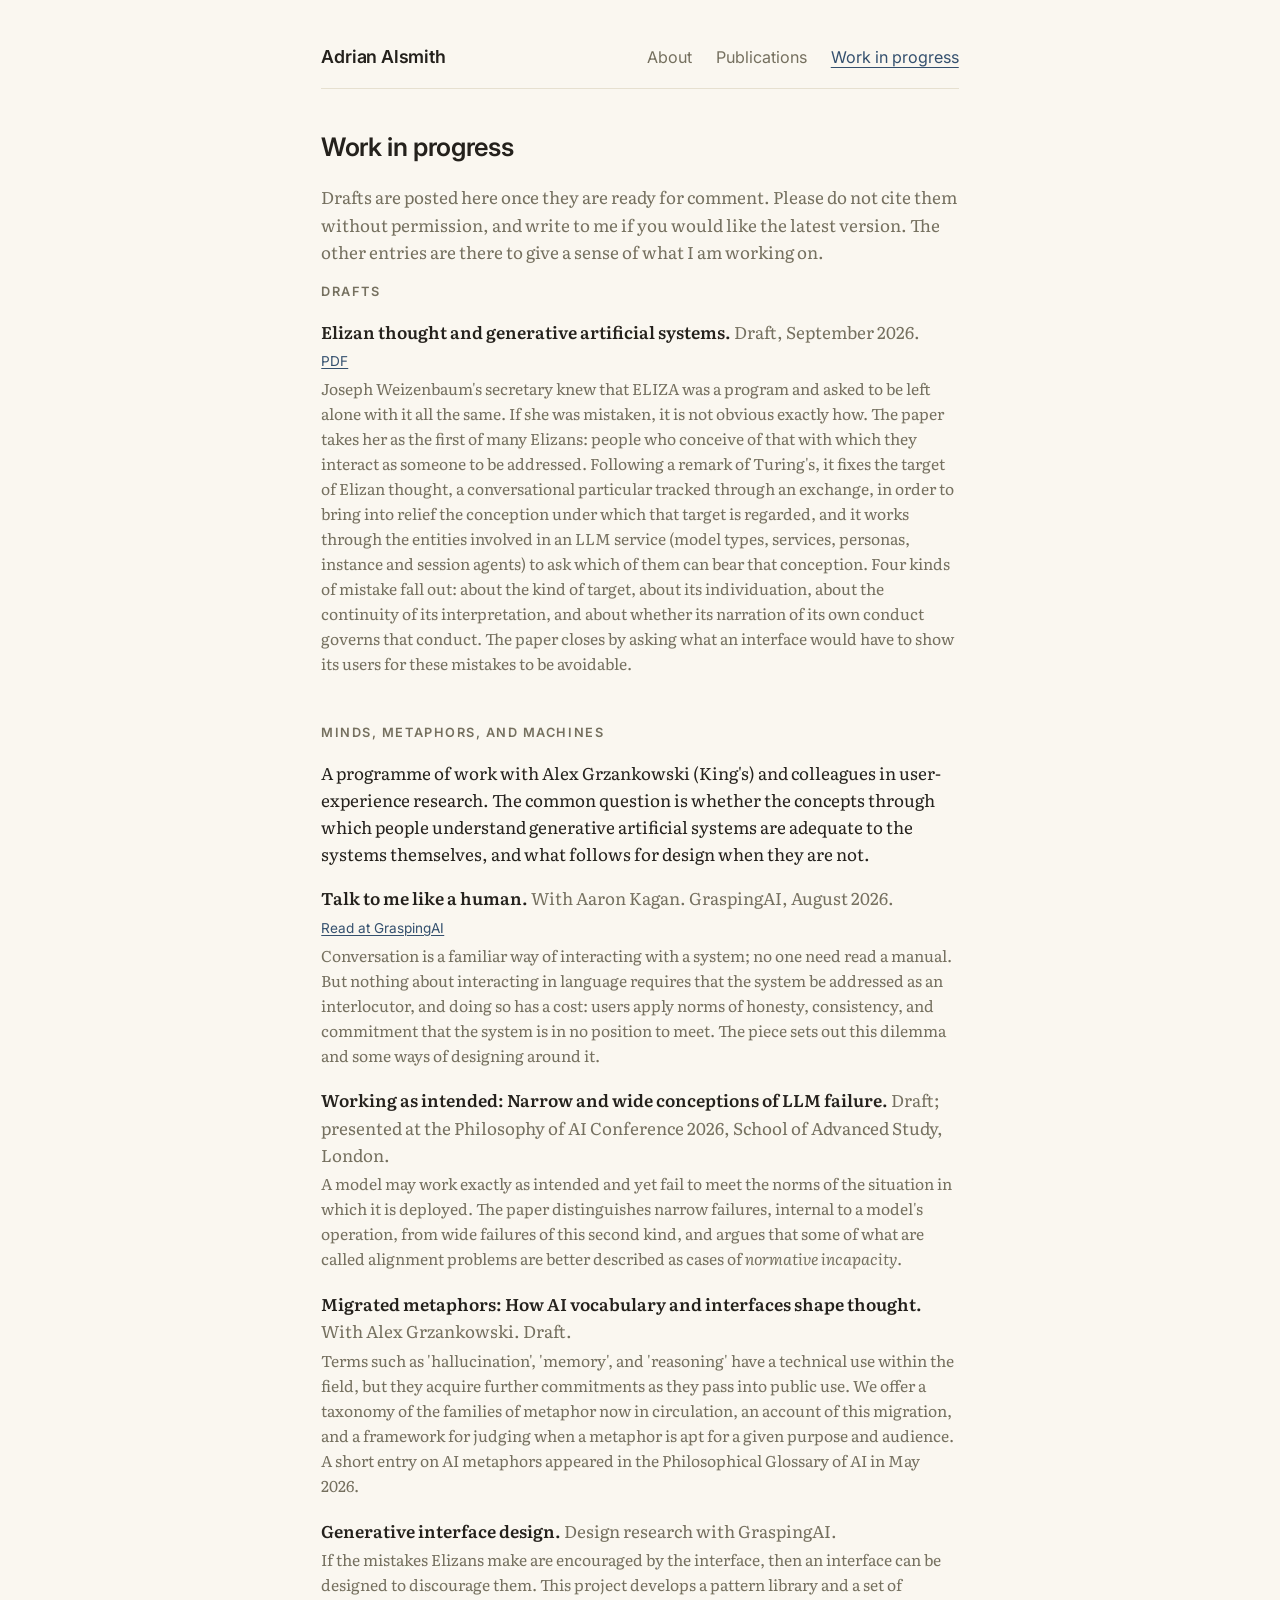
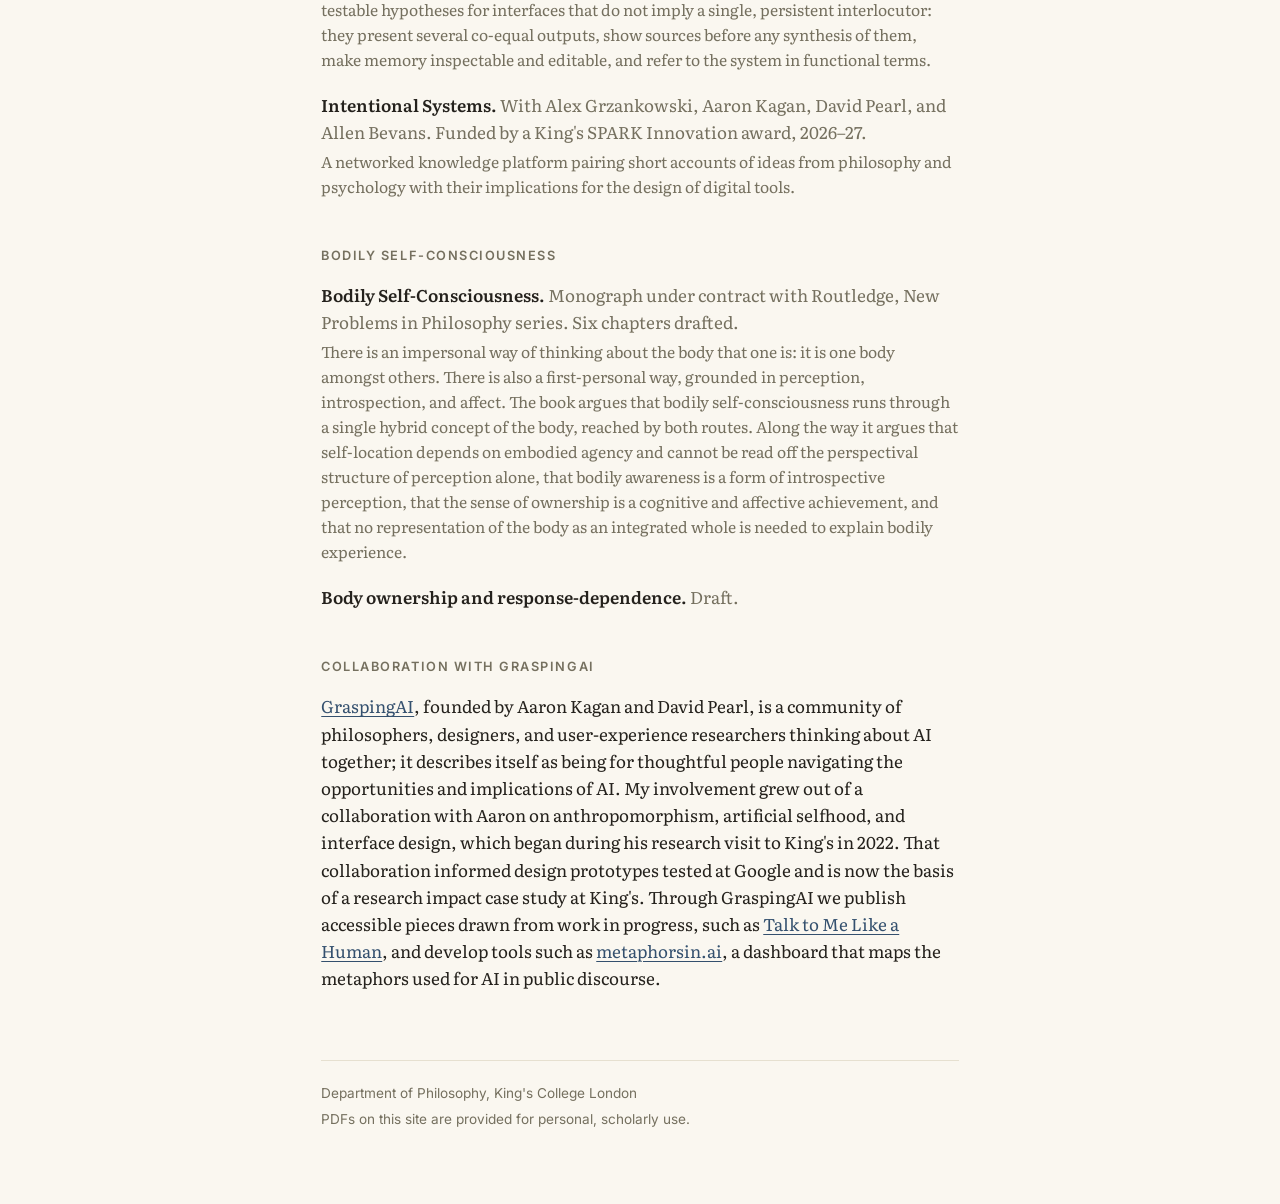
<file: work-in-progress.html>
<!DOCTYPE html>
<html lang="en">
<head>
  <meta charset="utf-8">
  <meta name="viewport" content="width=device-width, initial-scale=1">
  <title>Work in progress — Adrian Alsmith</title>
  <link rel="stylesheet" href="style.css">
</head>
<body>
<div class="wrap">

  <header class="site">
    <a class="name" href="index.html">Adrian Alsmith</a>
    <nav class="main">
      <a href="index.html">About</a>
      <a href="publications.html">Publications</a>
      <a href="work-in-progress.html" aria-current="page">Work in progress</a>
    </nav>
  </header>

  <main>
    <h1>Work in progress</h1>
    <p class="muted">Drafts are posted here once they are ready for comment. Please do not cite them without permission, and write to me if you would like the latest version. The other entries are there to give a sense of what I am working on.</p>

    <h2>Drafts</h2>
    <ul class="works">
      <li>
        <span class="title">Elizan thought and generative artificial systems.</span>
        <span class="venue">Draft, September 2026.</span>
        <span class="links"><a href="papers/Elizans-draft.pdf">PDF</a></span>
        <span class="note">Joseph Weizenbaum's secretary knew that ELIZA was a program and asked to be left alone with it all the same. If she was mistaken, it is not obvious exactly how. The paper takes her as the first of many Elizans: people who conceive of that with which they interact as someone to be addressed. Following a remark of Turing's, it fixes the target of Elizan thought, a conversational particular tracked through an exchange, in order to bring into relief the conception under which that target is regarded, and it works through the entities involved in an LLM service (model types, services, personas, instance and session agents) to ask which of them can bear that conception. Four kinds of mistake fall out: about the kind of target, about its individuation, about the continuity of its interpretation, and about whether its narration of its own conduct governs that conduct. The paper closes by asking what an interface would have to show its users for these mistakes to be avoidable.</span>
      </li>
    </ul>

    <h2>Minds, metaphors, and machines</h2>
    <p>A programme of work with Alex Grzankowski (King's) and colleagues in user-experience research. The common question is whether the concepts through which people understand generative artificial systems are adequate to the systems themselves, and what follows for design when they are not.</p>
    <ul class="works">
      <li>
        <span class="title">Talk to me like a human.</span>
        <span class="venue">With Aaron Kagan. GraspingAI, August 2026.</span>
        <span class="links"><a href="https://www.graspingai.com/thinking/talk-to-me-like-a-human/">Read at GraspingAI</a></span>
        <span class="note">Conversation is a familiar way of interacting with a system; no one need read a manual. But nothing about interacting in language requires that the system be addressed as an interlocutor, and doing so has a cost: users apply norms of honesty, consistency, and commitment that the system is in no position to meet. The piece sets out this dilemma and some ways of designing around it.</span>
      </li>
      <li>
        <span class="title">Working as intended: Narrow and wide conceptions of LLM failure.</span>
        <span class="venue">Draft; presented at the Philosophy of AI Conference 2026, School of Advanced Study, London.</span>
        <span class="note">A model may work exactly as intended and yet fail to meet the norms of the situation in which it is deployed. The paper distinguishes narrow failures, internal to a model's operation, from wide failures of this second kind, and argues that some of what are called alignment problems are better described as cases of <em>normative incapacity</em>.</span>
      </li>
      <li>
        <span class="title">Migrated metaphors: How AI vocabulary and interfaces shape thought.</span>
        <span class="venue">With Alex Grzankowski. Draft.</span>
        <span class="note">Terms such as 'hallucination', 'memory', and 'reasoning' have a technical use within the field, but they acquire further commitments as they pass into public use. We offer a taxonomy of the families of metaphor now in circulation, an account of this migration, and a framework for judging when a metaphor is apt for a given purpose and audience. A short entry on AI metaphors appeared in the Philosophical Glossary of AI in May 2026.</span>
      </li>
      <li>
        <span class="title">Generative interface design.</span>
        <span class="venue">Design research with GraspingAI.</span>
        <span class="note">If the mistakes Elizans make are encouraged by the interface, then an interface can be designed to discourage them. This project develops a pattern library and a set of testable hypotheses for interfaces that do not imply a single, persistent interlocutor: they present several co-equal outputs, show sources before any synthesis of them, make memory inspectable and editable, and refer to the system in functional terms.</span>
      </li>
      <li>
        <span class="title">Intentional Systems.</span>
        <span class="venue">With Alex Grzankowski, Aaron Kagan, David Pearl, and Allen Bevans. Funded by a King's SPARK Innovation award, 2026–27.</span>
        <span class="note">A networked knowledge platform pairing short accounts of ideas from philosophy and psychology with their implications for the design of digital tools.</span>
      </li>
    </ul>

    <h2>Bodily self-consciousness</h2>
    <ul class="works">
      <li>
        <span class="title">Bodily Self-Consciousness.</span>
        <span class="venue">Monograph under contract with Routledge, New Problems in Philosophy series. Six chapters drafted.</span>
        <span class="note">There is an impersonal way of thinking about the body that one is: it is one body amongst others. There is also a first-personal way, grounded in perception, introspection, and affect. The book argues that bodily self-consciousness runs through a single hybrid concept of the body, reached by both routes. Along the way it argues that self-location depends on embodied agency and cannot be read off the perspectival structure of perception alone, that bodily awareness is a form of introspective perception, that the sense of ownership is a cognitive and affective achievement, and that no representation of the body as an integrated whole is needed to explain bodily experience.</span>
      </li>
      <li>
        <span class="title">Body ownership and response-dependence.</span>
        <span class="venue">Draft.</span>
      </li>
    </ul>

    <h2>Collaboration with GraspingAI</h2>
    <p><a href="https://www.graspingai.com/">GraspingAI</a>, founded by Aaron Kagan and David Pearl, is a community of philosophers, designers, and user-experience researchers thinking about AI together; it describes itself as being for thoughtful people navigating the opportunities and implications of AI. My involvement grew out of a collaboration with Aaron on anthropomorphism, artificial selfhood, and interface design, which began during his research visit to King's in 2022. That collaboration informed design prototypes tested at Google and is now the basis of a research impact case study at King's. Through GraspingAI we publish accessible pieces drawn from work in progress, such as <a href="https://www.graspingai.com/thinking/talk-to-me-like-a-human/">Talk to Me Like a Human</a>, and develop tools such as <a href="https://www.metaphorsin.ai/">metaphorsin.ai</a>, a dashboard that maps the metaphors used for AI in public discourse.</p>
  </main>

  <footer class="site">
    <p>Department of Philosophy, King's College London</p>
    <p>PDFs on this site are provided for personal, scholarly use.</p>
  </footer>

</div>
</body>
</html>
</file>
<file: style.css>
/* ------------------------------------------------------------------
   Adrian Alsmith — site stylesheet
   One file, no build step. Colours live in the :root block; change
   them there and every page follows.

   Type: Literata (serif) for running text; Inter (sans) for the name,
   navigation, headings, labels and links. Both are self-hosted in
   assets/fonts/ under the SIL Open Font License.
   ------------------------------------------------------------------ */

@font-face {
  font-family: "Literata";
  src: url("assets/fonts/literata.woff2") format("woff2");
  font-weight: 200 900;
  font-style: normal;
  font-display: swap;
}
@font-face {
  font-family: "Literata";
  src: url("assets/fonts/literata-italic.woff2") format("woff2");
  font-weight: 200 900;
  font-style: italic;
  font-display: swap;
}
@font-face {
  font-family: "Inter";
  src: url("assets/fonts/inter.woff2") format("woff2");
  font-weight: 100 900;
  font-style: normal;
  font-display: swap;
}
@font-face {
  font-family: "Inter";
  src: url("assets/fonts/inter-italic.woff2") format("woff2");
  font-weight: 100 900;
  font-style: italic;
  font-display: swap;
}

:root {
  --bg: #faf7f0;          /* page background (cream) */
  --ink: #24211c;         /* body text (warm near-black) */
  --muted: #75705f;       /* secondary text: dates, venues, captions */
  --rule: #e6e0d0;        /* hairlines */
  --accent: #34506e;      /* links (slate blue) */
  --accent-hover: #1e3149;
  --measure: 40rem;       /* max text width ≈ 70 characters */

  --serif: "Literata", Charter, "Iowan Old Style", Georgia, serif;
  --sans: "Inter", -apple-system, "Helvetica Neue", Helvetica, Arial, sans-serif;
}

@media (prefers-color-scheme: dark) {
  :root {
    --bg: #1b1a17;
    --ink: #e8e4da;
    --muted: #a39d8e;
    --rule: #36332c;
    --accent: #9fb8d6;
    --accent-hover: #c7d8ec;
  }
}

* { box-sizing: border-box; }

html { font-size: 106.25%; }  /* 17px base */

body {
  margin: 0;
  background: var(--bg);
  color: var(--ink);
  font-family: var(--serif);
  line-height: 1.6;
  -webkit-font-smoothing: antialiased;
}

/* ---- layout ---------------------------------------------------- */

.wrap {
  max-width: var(--measure);
  margin: 0 auto;
  padding: 2.5rem 1.25rem 4rem;
}

header.site {
  display: flex;
  flex-wrap: wrap;
  align-items: baseline;
  justify-content: space-between;
  gap: 0.5rem 1.5rem;
  padding-bottom: 1rem;
  margin-bottom: 2.5rem;
  border-bottom: 1px solid var(--rule);
  font-family: var(--sans);
}

header.site .name {
  font-size: 1.05rem;
  font-weight: 600;
  letter-spacing: -0.01em;
  color: var(--ink);
  text-decoration: none;
}

nav.main a {
  margin-left: 1.1rem;
  color: var(--muted);
  text-decoration: none;
  font-size: 0.95rem;
}
nav.main a:first-child { margin-left: 0; }
nav.main a:hover,
nav.main a[aria-current="page"] { color: var(--accent); }
nav.main a[aria-current="page"] { text-decoration: underline; text-underline-offset: 0.25em; }

footer.site {
  margin-top: 4rem;
  padding-top: 1rem;
  border-top: 1px solid var(--rule);
  color: var(--muted);
  font-family: var(--sans);
  font-size: 0.8rem;
}
footer.site p { margin: 0.3rem 0; }

/* ---- type ------------------------------------------------------ */

h1 {
  font-family: var(--sans);
  font-size: 1.5rem;
  font-weight: 600;
  letter-spacing: -0.015em;
  line-height: 1.2;
  margin: 0 0 1.25rem;
}

h2 {
  font-family: var(--sans);
  font-size: 0.75rem;
  font-weight: 600;
  letter-spacing: 0.12em;
  text-transform: uppercase;
  color: var(--muted);
  margin: 2.75rem 0 0.9rem;
}
h2:first-of-type { margin-top: 0; }

/* one-page layout: each block of the page is a <section> with an id the
   header navigation jumps to */
main > section { margin-top: 2.75rem; }
main > section:first-child { margin-top: 0; }
main > section h2 { margin-top: 0; }
main > section { scroll-margin-top: 1.5rem; }
html { scroll-behavior: smooth; }

h3 {
  font-family: var(--sans);
  font-size: 1rem;
  font-weight: 600;
  letter-spacing: -0.01em;
  margin: 1.6rem 0 0.4rem;
}

p { margin: 0 0 1rem; }

a {
  color: var(--accent);
  text-decoration: underline;
  text-underline-offset: 0.18em;
  text-decoration-thickness: 0.06em;
}
a:hover { color: var(--accent-hover); }

.muted { color: var(--muted); }
.small { font-size: 0.9rem; }

/* ---- home page ------------------------------------------------- */

.intro {
  display: grid;
  grid-template-columns: 1fr;
  gap: 1.5rem;
  align-items: start;
}
@media (min-width: 560px) {
  .intro { grid-template-columns: 1fr 9rem; }
}

.intro img.portrait {
  width: 9rem;
  height: 9rem;
  object-fit: cover;
  border-radius: 4px;
  order: -1;
}
@media (min-width: 560px) { .intro img.portrait { order: 0; } }

.contact { list-style: none; padding: 0; margin: 0 0 1rem; font-family: var(--sans); }
.contact li { margin: 0.15rem 0; }

/* ---- lists of work --------------------------------------------- */

ul.works { list-style: none; padding: 0; margin: 0; }
ul.works li { margin: 0 0 1.1rem; }
ul.works .title { font-weight: 600; }
ul.works .venue { color: var(--muted); }
ul.works .links { font-family: var(--sans); font-size: 0.8rem; white-space: nowrap; }
ul.works .links a { margin-right: 0.6rem; }
ul.works .note { display: block; color: var(--muted); font-size: 0.92rem; margin-top: 0.2rem; }

.year {
  display: block;
  font-family: var(--sans);
  color: var(--muted);
  font-size: 0.75rem;
  letter-spacing: 0.12em;
  margin: 1.8rem 0 0.6rem;
}
.year:first-of-type { margin-top: 0; }

/* Research themes on the home page */
.theme { margin-bottom: 1.8rem; }
.theme h3 { margin-top: 0; }
.theme p:last-child { margin-bottom: 0; }
</file>
